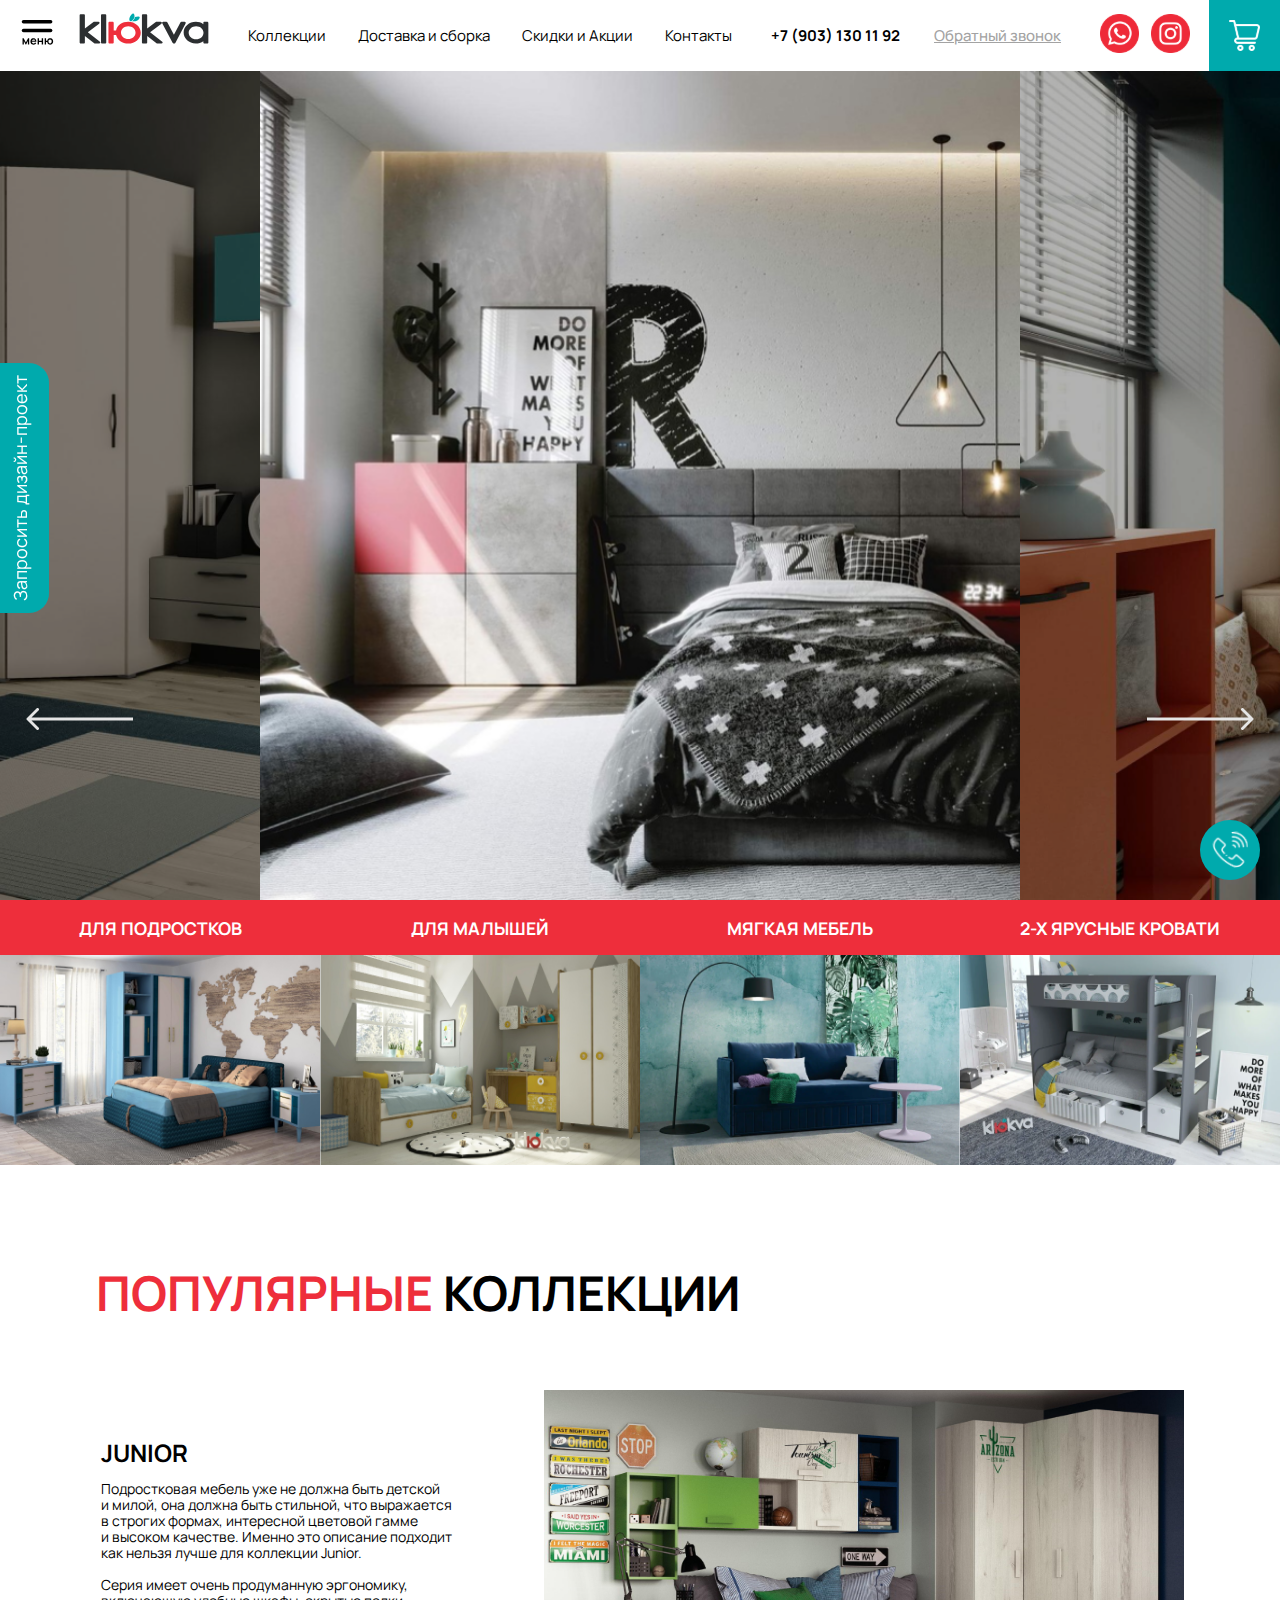
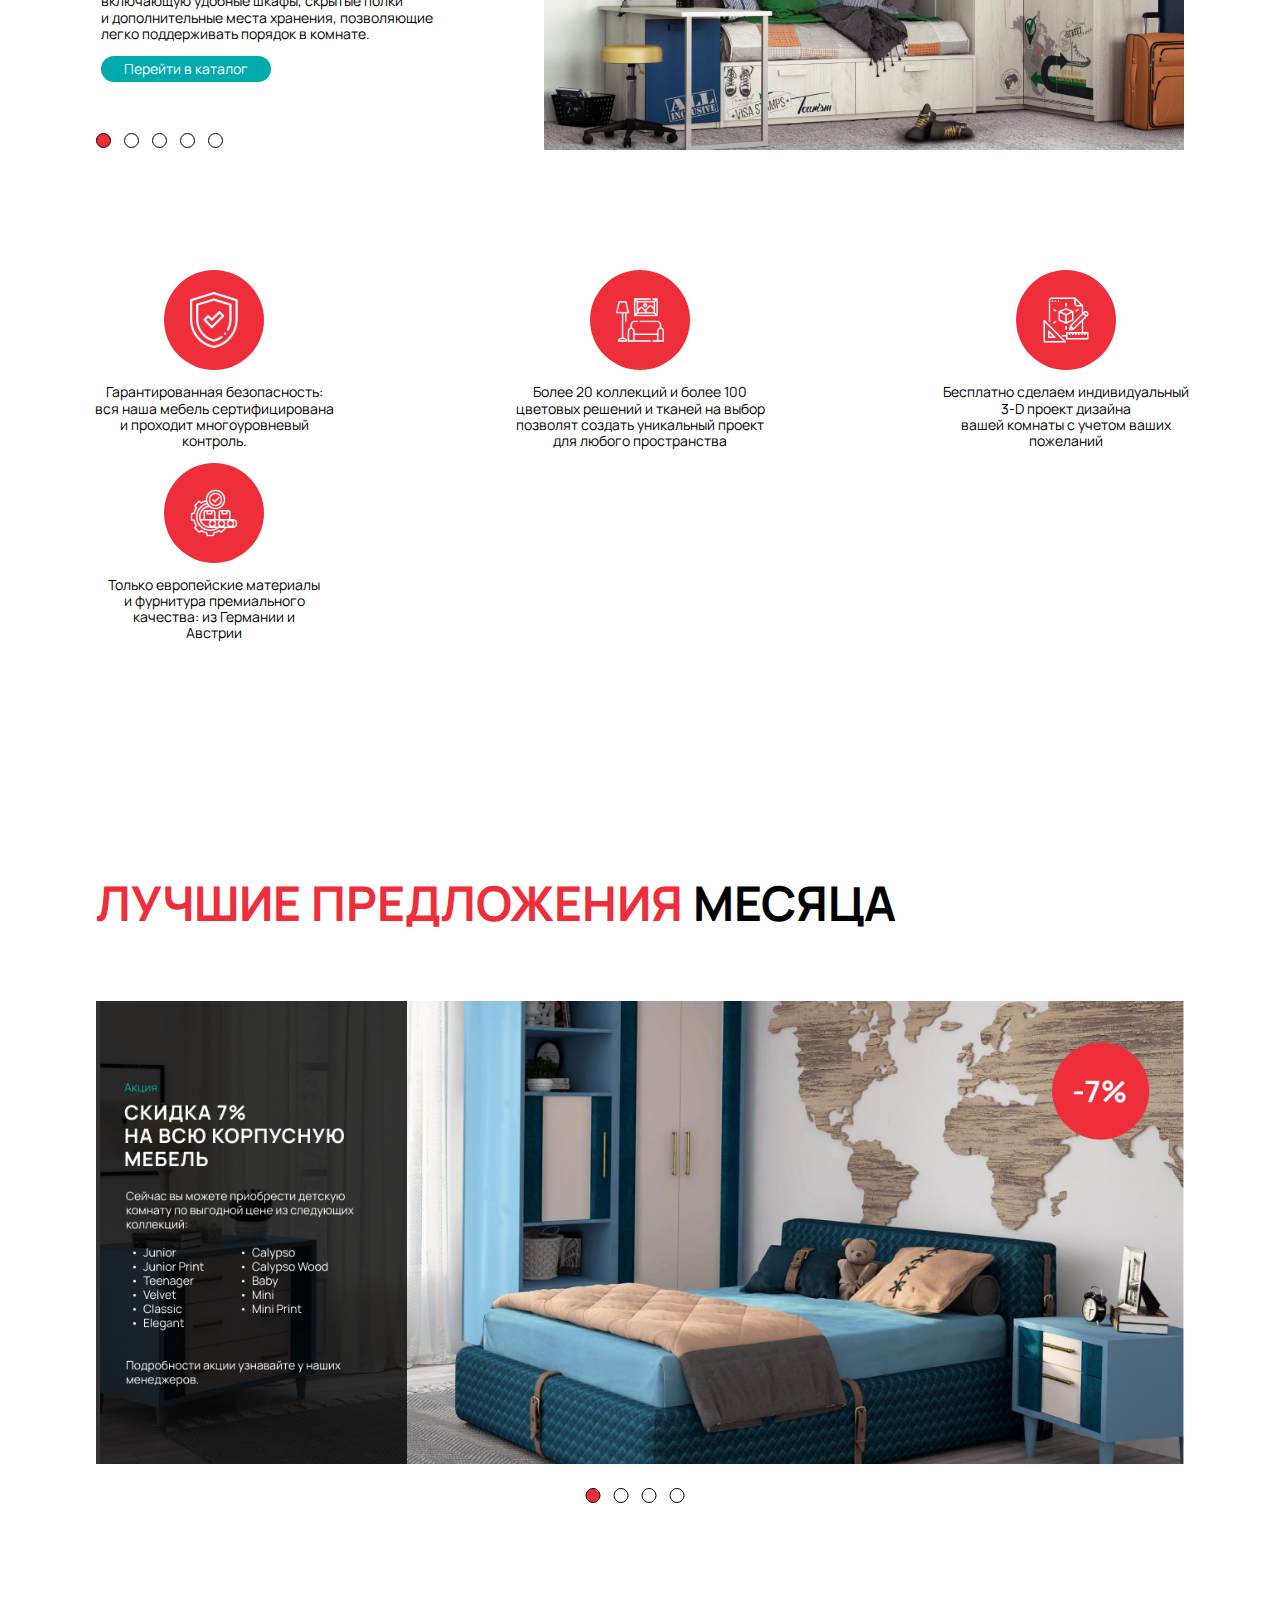
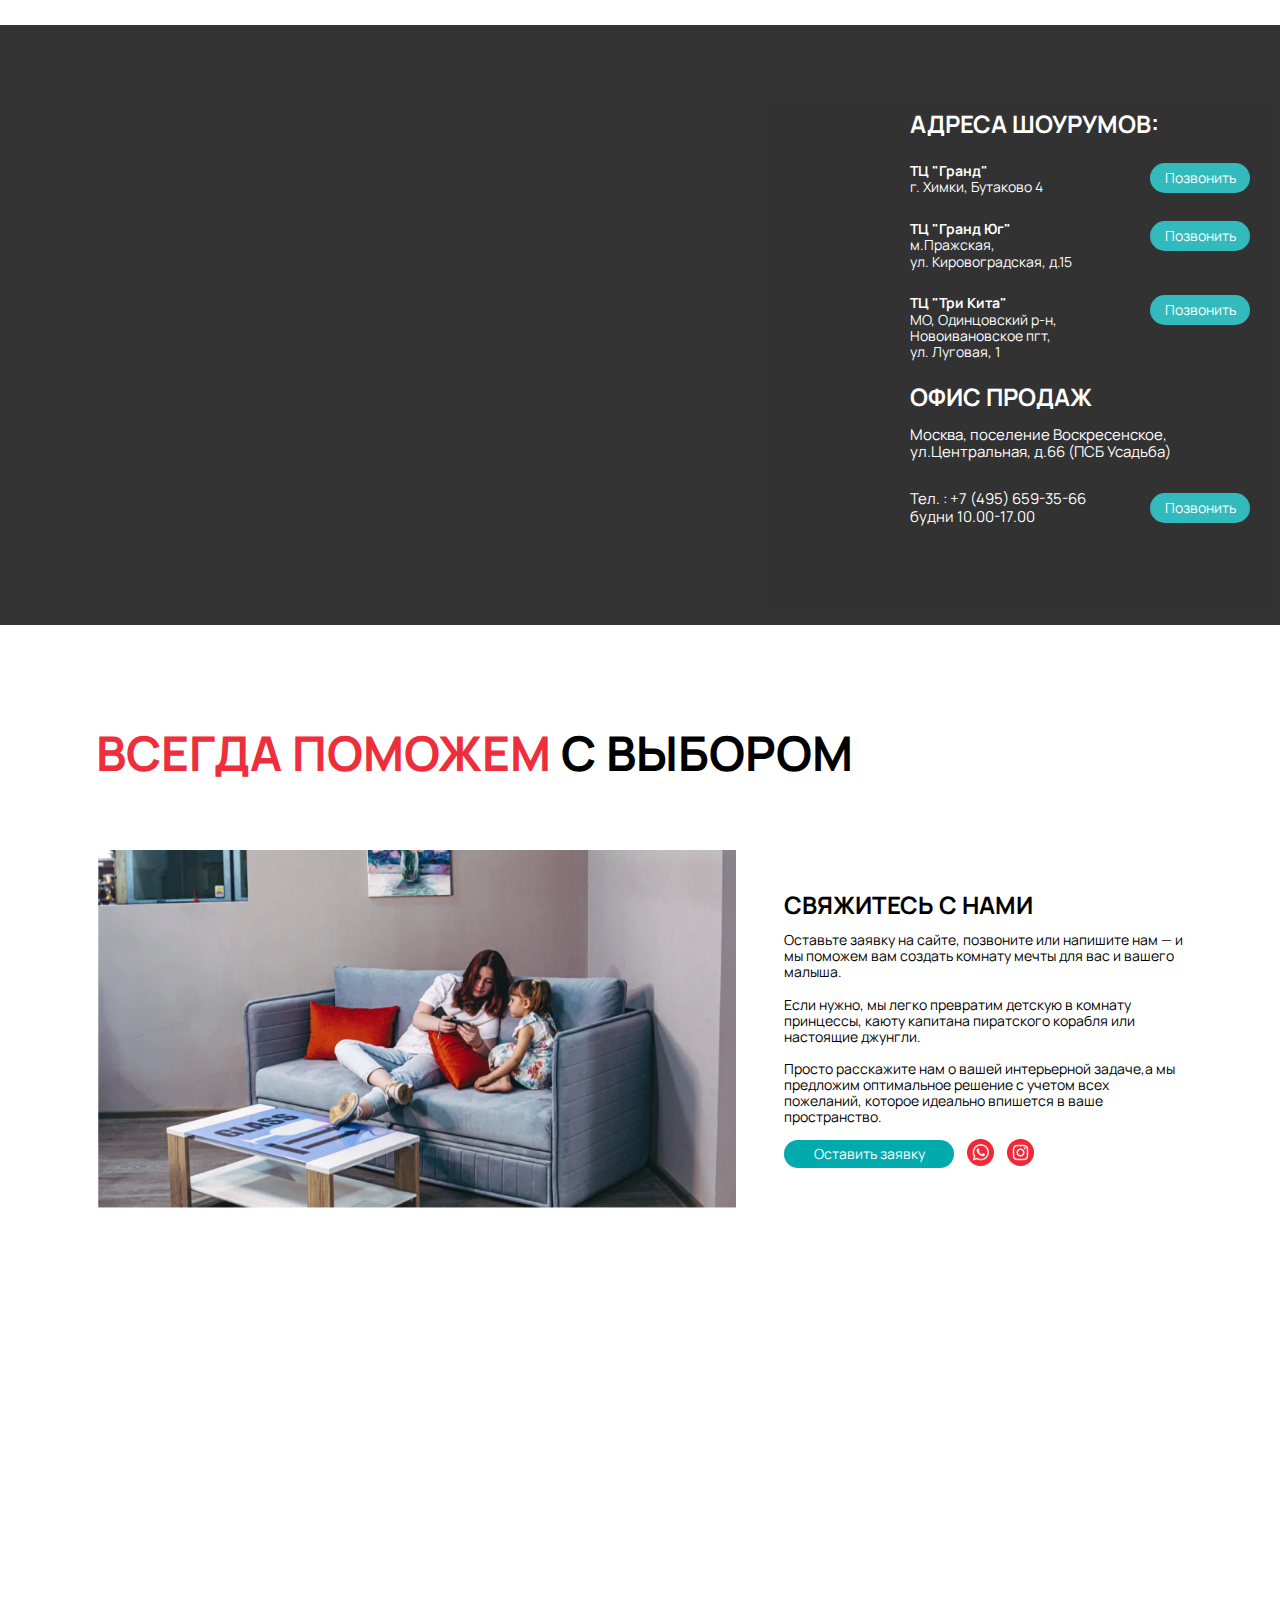
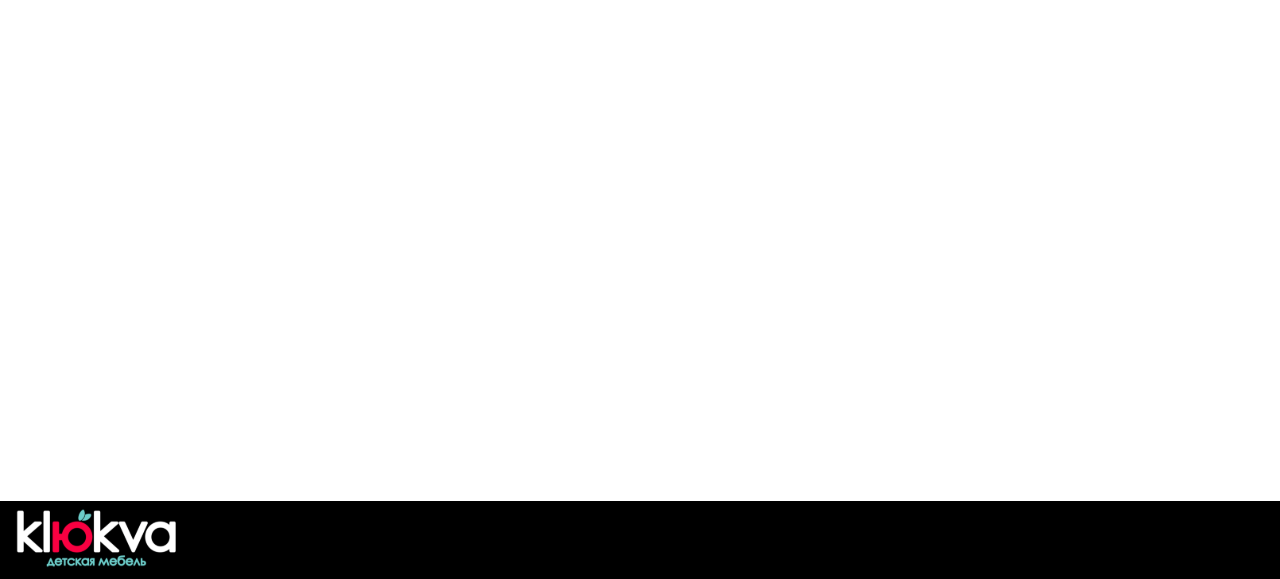
<file: index.html>
<!DOCTYPE html>
<html>
<head>
	<meta charset="utf-8">
	<meta name="viewport" content="width=device-width, initial-scale=1">
	<link rel="shortcut icon" href="favicon.ico" type="image/x-icon">
	<link rel="preconnect" href="https://fonts.googleapis.com">
	<link rel="preconnect" href="https://fonts.gstatic.com" crossorigin>
	<link href="https://fonts.googleapis.com/css2?family=Manrope:wght@400;500;700&display=swap" rel="stylesheet">
	<script src="https://api-maps.yandex.ru/2.1/?lang=ru_RU"></script>
	<link rel="stylesheet" href="header.css">
	<link rel="stylesheet" href="style.css">
	<link rel="stylesheet" href="normalize.css">
	<title></title>
</head>
<body draggable="false">
	<div class="mobile-menu mobile-menu-off">
			<button class="close" onclick="menu('mobile-menu-off','mobile-menu-on'); menu('black-part-off','black-part-on');">
				<img src="img/close.svg"  alt="">
			</button>
			<nav class="mobile-nav">
				<a href="for-teenagers.html" class="menu-item mobile-nav-zag">ДЛЯ ПОДРОСТКОВ</a>
				<a href="junior.html" class="menu-item">Junior</a>
				<a href="/" class="menu-item">Junior Print</a>
				<a href="/" class="menu-item">Teenager</a>
				<a href="/" class="menu-item">Calypso</a>
				<a href="/" class="menu-item">Calypso Wood</a>
				<a href="/" class="menu-item">Velvet</a>
				<a href="/" class="menu-item">Elegant</a>
				<a class="menu-item mobile-nav-zag">ДЛЯ МАЛЫШЕЙ</a>
				<a href="/" class="menu-item">Mini</a>
				<a href="/" class="menu-item">Mini Print</a>
				<a href="/" class="menu-item">Baby</a>
				<a href="/" class="menu-item">Classic</a>
				<a  class="menu-item mobile-nav-zag">МЯГКАЯ МЕБЕЛЬ</a>
				<a href="" class="menu-item">Диваны</a>
				<a href="/" class="menu-item">Интерьерные кровати</a>
				<a href="/" class="menu-item">Пуфы</a>
				<a class="menu-item mobile-nav-zag">МАТРАСЫ</a>
				<a class="menu-item mobile-nav-zag">2-Х ЯРУСНЫЕ КРОВАТИ</a>
				<a href="/" class="menu-item">Mini</a>
				<a href="/" class="menu-item">Calypso</a>
				<a href="/" class="menu-item">Calypso Wood</a>
				<a href="/" class="menu-item">Junior</a>
				<a href="/" class="menu-item">Junior print</a>
				<a href="/" class="menu-item">Sonata</a>
			</nav>
	</div>
	<div class="black-part-off"></div>
	<a href="/" class="desing-project desing-project-off"><p>Запросить дизайн-проект</p></a>
	<script src="script.js"></script>
	<div class="phone"><img src="img/phone.svg" alt=""></div>
	<script src="menu.js"></script>
	<header class="header">
		<div class="mini-header">
		<div class="left-header">
			<button onclick="menu('mobile-menu-on','mobile-menu-off'); menu('black-part-on','black-part-off');"><img src="img/Sandwich.svg" class="menubt" alt=""></button>
			<a href=""><img src="img/logo-header.svg" class="logo" alt=""></a>
		</div>
		<nav class="h-menu">
			<a href="/" class="menu-itm anim" >Коллекции</a>
			<a href="/" class="menu-itm anim">Доставка и сборка</a>
			<a href="/" class="menu-itm anim">Скидки и Акции</a>
			<a href="/" class="menu-itm anim">Контакты</a>
		</nav>
		<div class="tel">
			<a href="tel:+79031301192" style="font-weight: bold;">+7 (903) 130 11 92</a>
			<a href="/" style="font-weight: 500; color: #A3A3A3; text-decoration: underline;">Обратный звонок</a>
		</div>
		<div class="soc">
			<a href="/"><img src="img/whatsapp.svg" alt=""></a>
			<a href="https://www.instagram.com/klukva_moskva"><img src="img/instagram.svg" alt=""></a>
		</div>
	</div>
		<div class="shopcart">
			<img src="img/shopping-cart.svg" alt="">
		</div>
	</header>
	<main class="main">
	<div class="slider">
	<div class="sliderview">
		<div class="slide"></div>
		<div class="slide"></div>
		<div class="slide"></div>
	</div>
	<script src="slider.js"></script>
	<div class="sl-left"></div>
	<div class="sl-right"></div>
	<button id="back" onclick="slide('back')"><img src="img/slider/back.png" alt=""></button>
	<button id="next" onclick="slide('next')"><img src="img/slider/next.png" alt=""></button>
</div>
<div class="items">
		<a href="for-teenagers.html" class="block anim" title="Для подростков">
		<h3 class="anim itemzag">ДЛЯ ПОДРОСТКОВ</h3>
	<img class="imgd anim" src="img/1.png" alt="">
	<div class="txt anim"></div>
	<div class="long anim">
		<div class="img-discription">Сочетание фактур, ярких цветов и оригинальных инженерных решений позволят каждому подростку проявить свою индивидуальность.</div>
		<div class="plus"></div>
	</div>
		</a>

		<a href="/" class="block anim">
		<h3 class="anim itemzag">ДЛЯ МАЛЫШЕЙ</h3>
	<img class="imgd anim" src="img/2.png" alt="">
	<div class="txt anim"></div>
	<div class="long anim">
		<div class="img-discription">Мебель для самых маленьких 
и любимых. Качество каждой детали обеспечит безопасность для малютки, а компактные размеры позволят разместить полноценную детскую даже в небольшом помещении.</div>
		<div class="plus"></div>
	</div>
		</a>

		<a href="/" class="block anim">
		<h3 class="anim itemzag">МЯГКАЯ МЕБЕЛЬ</h3>
	<img class="imgd anim" src="img/3.png" alt="">
	<div class="txt anim"></div>
	<div class="long anim">
		<div class="img-discription">К хорошему нужно приучать с детства. Чувство стиля, осознание гармонии и баланса - это то, что необходимо знать каждому. Наши интерьерные кровати и диваны созданы, чтобы стать стильным акцентом в вашем пространстве.
		</div>
		<div class="plus"></div>
	</div>
		</a>

		<a href="/" class="block anim">
		<h3 class="anim itemzag">2-Х ЯРУСНЫЕ КРОВАТИ</h3>
	<img class="imgd anim" src="img/4.png" alt="">
	<div class="txt anim"></div>
	<div class="long anim">
		<div class="img-discription">Изящное функциональное решение для больших 
и дружных семей.
		</div>
		<div class="plus"></div>
	</div>
		</a>
</div>
	<div class="popular-slider contaner-center">
		<h2 class="zag zag-pop"><span>ПОПУЛЯРНЫЕ </span>КОЛЛЕКЦИИ</h2>
		<div class="poplular-slider-track">
		<div class="popular">
		<div class="popularinfo">
			<h4 class="sub-zag none-select-txt">JUNIOR</h4>
			<p class="small-txt none-select-txt">Подростковая мебель уже не должна быть детской </br> и милой, она должна быть стильной, что выражается</br>в строгих формах, интересной цветовой гамме</br>и высоком качестве. Именно это описание подходит</br>как нельзя лучше для коллекции Junior.</br></br>Cерия имеет очень продуманную эргономику,</br>включающую удобные шкафы, скрытые полки</br>и дополнительные места хранения, позволяющие</br>легко поддерживать порядок в комнате.</p>
			<div class="button-klukva small-txt popularbtn"><a href="junior.html" style="color: white;">Перейти в каталог</a></div>
		</div>
			<img src="img/polularslider/banner.png" class="cimg" alt="" draggable="false">
		</div>

		<div class="popular">
		<div class="popularinfo">
			<h4 class="sub-zag none-select-txt">TEENAGER</h4>
			<p class="small-txt none-select-txt">Серия «Teenager» в эко-урбанистическом стиле для по-настоящему модных подростков. Она воплотила в себе лучшие идеи со всего мира - яркий стиль больших городов, уют деревянного дома и скандинавское удобство.Сочетание фактур дерева и бетона, яркие цвета, смелые формы и продуманность каждой детали: эта комната как-будто впитала в себя весь дух современности.</p>
			<div class="button-klukva small-txt popularbtn"><button>Перейти в каталог</button></div>
		</div>
			<img src="img/polularslider/tenager.png" class="cimg" alt="">
		</div>

		<div class="popular">
		<div class="popularinfo">
			<h4 class="sub-zag none-select-txt">MINI</h4>
			<p class="small-txt none-select-txt">Все мы в детстве мечтали быть похожими на родителей: мальчишки клеили усы, девочки надевали мамины туфли.И все мы, конечно, обожали играть и дремать в любимом папином кресле. Именно эта идея вдохновила нас на создание коллекции «Mini».Компактные размеры и выбор модулей позволит создать идеальное пространство, где ваш малыш сможет играть, спать,развиваться,экспериментировать и мечтать.</p>
			<div class="button-klukva small-txt popularbtn"><button>Перейти в каталог</button></div>
		</div>
			<img src="img/polularslider/3.png" class="cimg" alt="">
		</div>

		<div class="popular">
		<div class="popularinfo">
			<h4 class="sub-zag none-select-txt">VELVET</h4>
			<p class="small-txt none-select-txt">Комната «Velvet» - это идеальное сочетание цвета и фактуры, дополненное декором ручной работы.Плавные изгибы в сочетании с прямыми линиями, матовые тона и благородный блеск. В этой коллекции  каждый предмет имеет свое предназначение, а большие пространства дополняются изящными акцентами.</p>
			<div class="button-klukva small-txt popularbtn"><button>Перейти в каталог</button></div>
		</div>
			<img src="img/polularslider/4.png" class="cimg" alt="">
		</div>

		<div class="popular">
		<div class="popularinfo">
			<h4 class="sub-zag none-select-txt">CALYPSO</h4>
			<p class="small-txt none-select-txt">Как и одноименный корабль Кусто, «Calypso» наполнена духом путешествий: наряду с комфортным рабочим столом, на котором без труда можно расположить навигационные карты, есть уютный диван для чтения приключенческих романов и размышлений о новых странствиях. А в ниши для хранения, стилизованные под корабельные сундуки, поместятся целые горы сокровищ. </p>
			<div class="button-klukva small-txt popularbtn"><button>Перейти в каталог</button></div>
		</div>
			<img src="img/polularslider/5.png" class="cimg" alt="">
		</div>
		</div>
		

		<div class="slider-btns popular-slider-btn">
				<button class="active-sl-btn" onclick="slideset(1,this)" id="1"></button>
				<button onclick="slideset(2,this)" id="2"></button>
				<button onclick="slideset(3,this)" id="3"></button>
				<button onclick="slideset(4,this)" id="4"></button>
				<button onclick="slideset(5,this)" id="5"></button>
	</div>
	<script src="popularslider.js"></script>
	</div>

	<div class="about-us contaner-center">
			<div class="about-item">
				<div class="aboutImg">
					<img src="img/aboutUs/shilde.svg" alt="">
				</div>
				<p>Гарантированная безопасность:</br>вся наша мебель сертифицирована</br>и проходит многоуровневый</br>контроль.</p>
			</div>
			<div class="about-item">
				<div class="aboutImg">
					<img src="img/aboutUs/soft.svg" alt="">
				</div>
				<p>Более 20 коллекций и более 100</br>цветовых решений и тканей на выбор</br>позволят создать уникальный проект</br>для любого пространства</p>
			</div>
			<div class="about-item">
				<div class="aboutImg">
					<img src="img/aboutUs/3dp.svg" alt="">
				</div>
				<p>Бесплатно сделаем индивидуальный</br>3-D проект дизайна</br>вашей комнаты с учетом ваших</br>пожеланий</p>
			</div>
			<div class="about-item">
				<div class="aboutImg">
					<img src="img/aboutUs/material.svg" alt="">
				</div>
				<p>Только европейские материалы</br>и фурнитура премиального</br>качества: из Германии и</br>Австрии</p>
			</div>
		</div>
	<div class="best contaner-center">
	<h2 class="zag"><span>ЛУЧШИЕ ПРЕДЛОЖЕНИЯ </span>МЕСЯЦА</h2>
	<div class="best-slider-track">
		<div class="best-slide">
			<img src="img/bestslide/1.png" alt="">
		</div>
		<div class="best-slide">
			<img src="img/bestslide/2.png" alt="">
		</div>
		<div class="best-slide">
			<img src="img/bestslide/3.png" alt="">
		</div>
		<div class="best-slide">
			<img src="img/bestslide/4.png" alt="">
		</div>
	</div>
	<div class="slider-btns best-slider-btns">
				<button class="activebest-sl-btn" onclick="slidesetb(1,this)" id="1b"></button>
				<button onclick="slidesetb(2,this)" id="2b"></button>
				<button onclick="slidesetb(3,this)" id="3b"></button>
				<button onclick="slidesetb(4,this)" id="4b"></button>
	</div>
	<script src="best-slider.js"></script>
</div>
<div class="map">
	<div id="YMapsID"></div>
    <div class="map-info">
    	<div class="shop-adr">
    		<h3>АДРЕСА ШОУРУМОВ:</h3>
    		<div class="shop">
    			<button class="adress" onclick="select(37.438037,55.885481)">
    				<h4>ТЦ "Гранд"</h4>
    				<p>г. Химки, Бутаково 4</p>
    			</button>
    			<a href="tel:" class="button-klukva small-txt">Позвонить</a>
    		</div>
    		<div class="shop">
    			<button class="adress" onclick="select(37.605176,55.609629)">
    				<h4>ТЦ "Гранд Юг"</h4>
    				<p>м.Пражская,</br>ул. Кировоградская, д.15</p>
    			</button>
    			<a href="tel:" class="button-klukva small-txt">Позвонить</a>
    		</div>
    		<div class="shop">
    			<button class="adress" onclick="select(37.355722,55.702835)">
    				<h4>ТЦ "Три Кита"</h4>
    				<p>МО, Одинцовский р-н,</br>Новоивановское пгт,</br>ул. Луговая, 1</p>
    			</button>
    			<a href="tel:" class="button-klukva small-txt">Позвонить</a>
    		</div>
    	</div>
    	<div class="office">
    		<h3>ОФИС ПРОДАЖ</h3>
    		<p>Москва, поселение Воскресенское,</br>ул.Центральная, д.66 (ПСБ Усадьба)</p>
    		<div>
    			<p>Тел. : +7 (495) 659-35-66</br>будни 10.00-17.00</p>
    			<a href="tel:" class="button-klukva small-txt">Позвонить</a>
    		</div>
    	</div>
    </div>
    <script src="map.js"></script>
</div>
	<div class="contactus contaner-center">
		<h2 class="zag"><span>ВСЕГДА ПОМОЖЕМ </span>С ВЫБОРОМ</h2>
		<img src="img/contactus.png" class="cimg" alt="">
		<div class="contactus-info">
			<h4 class="sub-zag">СВЯЖИТЕСЬ С НАМИ</h4>
			<p class="small-txt">Оставьте заявку на сайте, позвоните или напишите нам — и мы поможем вам создать комнату мечты для вас и вашего малыша.</br></br>Если нужно, мы легко превратим детскую в комнату принцессы, каюту капитана пиратского корабля или настоящие джунгли.</br></br>Просто расскажите нам о вашей интерьерной задаче,а мы предложим оптимальное решение с учетом всех пожеланий, которое идеально впишется в ваше пространство.</p>
			<div class="contactusbtns">
				<button class="button-klukva small-txt">Оставить заявку</button>
				<a href=""><img src="img/whatsapp.svg" alt=""></a>
				<a href="https://www.instagram.com/klukva_moskva"><img src="img/instagram.svg" alt=""></a>
			</div>
		</div>
	</div>

</main>
<iframe class="klukva-video" src="https://www.youtube.com/embed/17NbNGbotUA" title="YouTube video player" frameborder="0" allow="accelerometer; autoplay; clipboard-write; encrypted-media; gyroscope; picture-in-picture" allowfullscreen></iframe>
<footer class="footer">
	<img src="img/logo_footer.svg" alt="">
</footer>
</body>
</html>
</file>
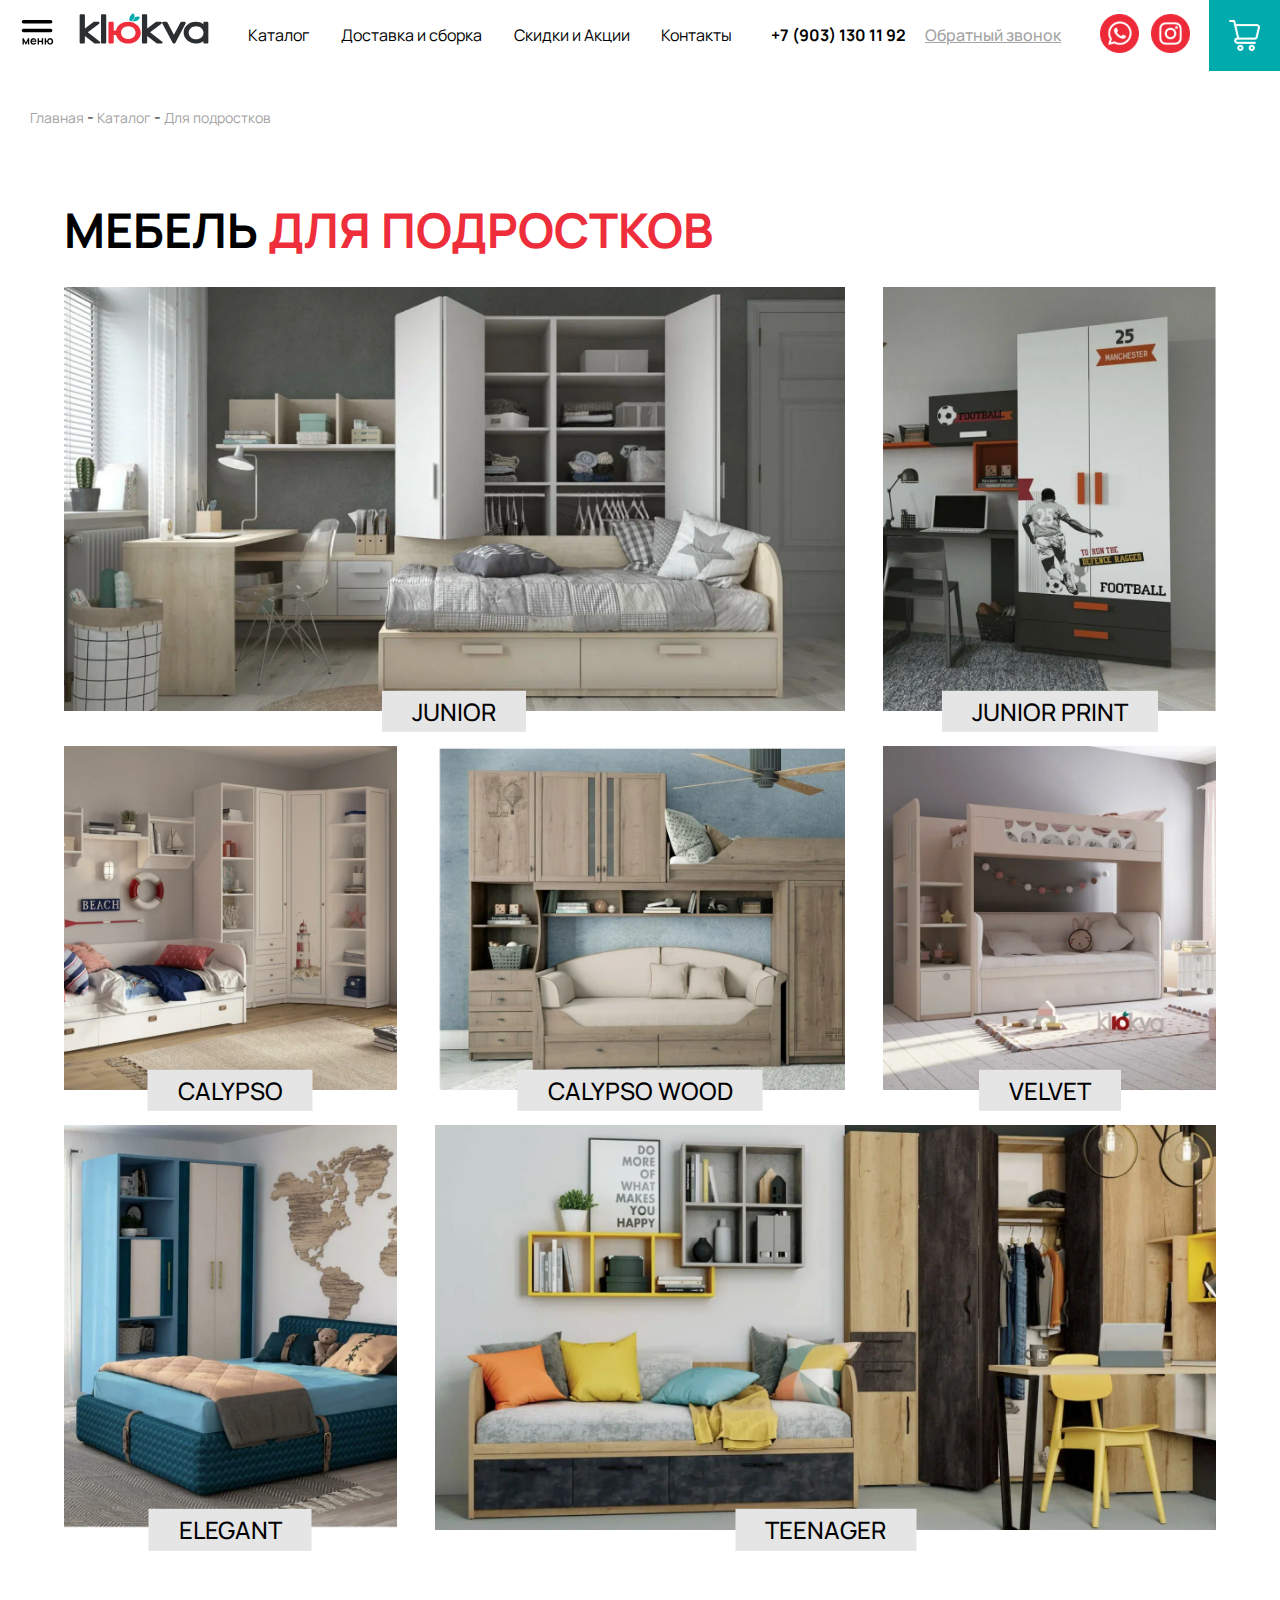
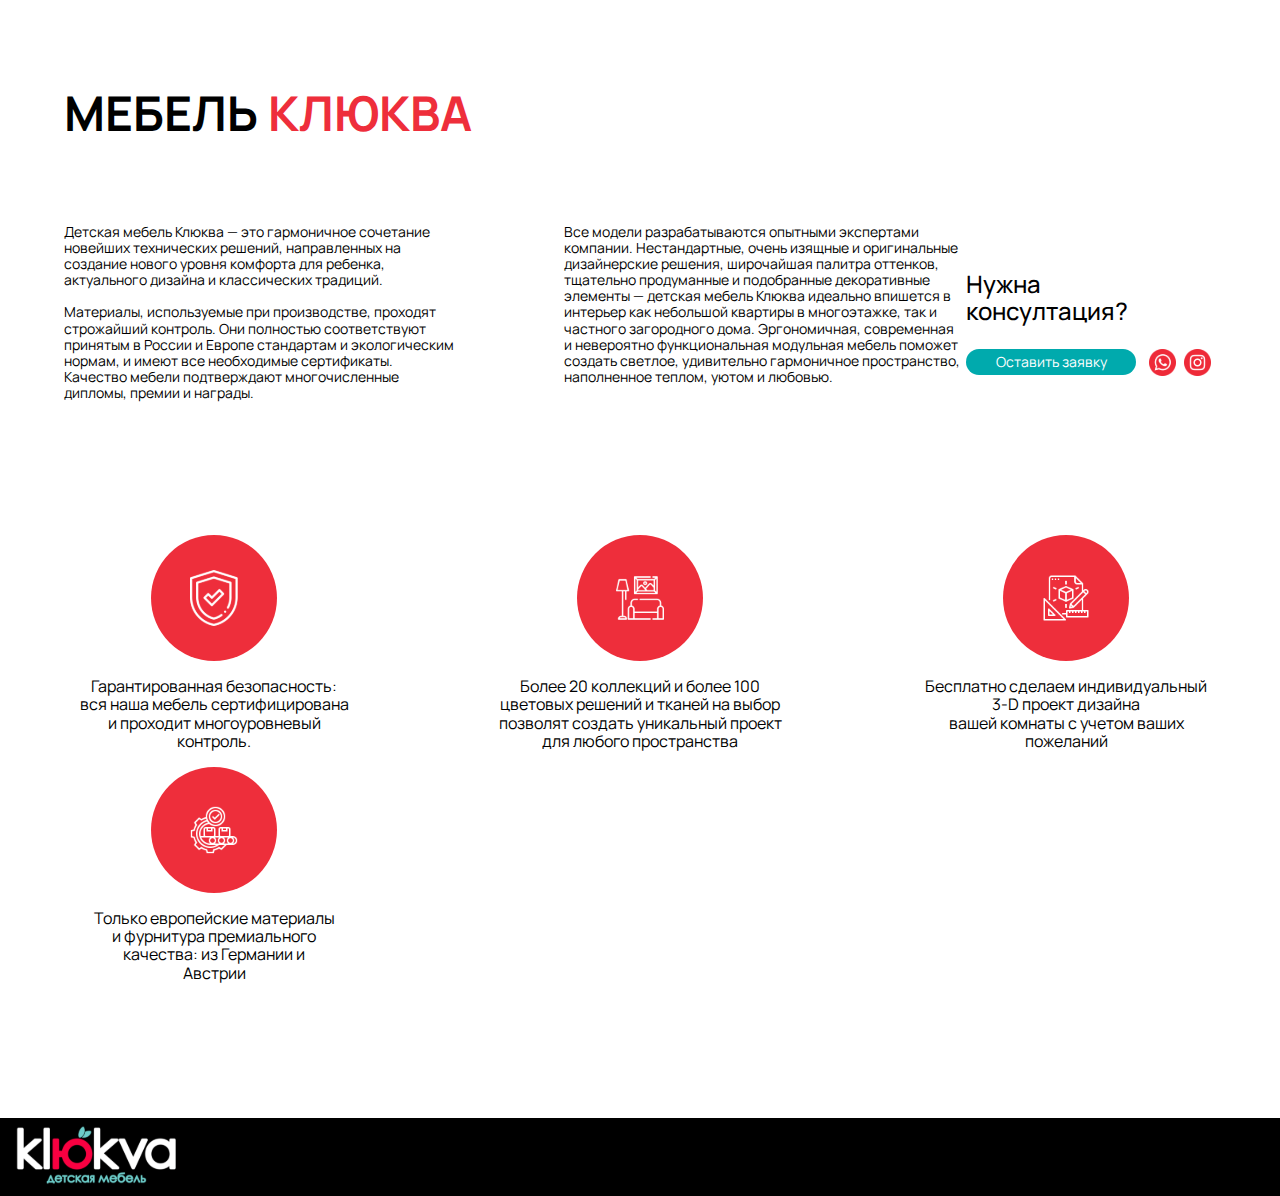
<file: for-teenagers.html>
<!DOCTYPE html>
<html>
<head>
	<meta charset="utf-8">
	<meta name="viewport" content="width=device-width, initial-scale=1">
	<link rel="preconnect" href="https://fonts.googleapis.com">
	<link rel="preconnect" href="https://fonts.gstatic.com" crossorigin>
	<link href="https://fonts.googleapis.com/css2?family=Manrope:wght@400;500;700&display=swap" rel="stylesheet">
	<link rel="stylesheet" href="header.css">
	<link rel="stylesheet" type="text/css" href="normalize.css">
	<link rel="stylesheet" type="text/css" href="for-teenagers.css">
	<title>Для подростков</title>
</head>
<body>

	<div class="mobile-menu mobile-menu-off">
			<button class="close" onclick="menu('mobile-menu-off','mobile-menu-on'); menu('black-part-off','black-part-on');">
				<img src="img/close.svg"  alt="">
			</button>
			<nav class="mobile-nav">
				<h4 class="menu-item">ДЛЯ ПОДРОСТКОВ</h4>
				<a href="/" class="menu-item">Junior</a>
				<a href="/" class="menu-item">Junior Print</a>
				<a href="/" class="menu-item">Teenager</a>
				<a href="/" class="menu-item">Calypso</a>
				<a href="/" class="menu-item">Calypso Wood</a>
				<a href="/" class="menu-item">Velvet</a>
				<a href="/" class="menu-item">Elegant</a>
				<h4 class="menu-item">ДЛЯ МАЛЫШЕЙ</h4>
				<a href="/" class="menu-item">Mini</a>
				<a href="/" class="menu-item">Mini Print</a>
				<a href="/" class="menu-item">Baby</a>
				<a href="/" class="menu-item">Classic</a>
				<h4  class="menu-item">МЯГКАЯ МЕБЕЛЬ</h4>
				<a href="" class="menu-item">Диваны</a>
				<a href="/" class="menu-item">Интерьерные кровати</a>
				<a href="/" class="menu-item">Пуфы</a>
				<h4 class="menu-item">Матрасы</h4>
				<h4 class="menu-item">2-Х ЯРУСНЫЕ КРОВАТИ</h4>
				<a href="/" class="menu-item">Mini</a>
				<a href="/" class="menu-item">Calypsa</a>
				<a href="/" class="menu-item">Calypsa wood</a>
				<a href="/" class="menu-item">Junior</a>
				<a href="/" class="menu-item">Junior print</a>
				<a href="/" class="menu-item">Conata</a>
			</nav>
	</div>
	<div class="black-part-off"></div>
	<a href="/" class="desing-project"><p>Запросить дизайн-проект</p></a>
	<div class="phone"><img src="img/phone.svg" alt=""></div>
	<script src="menu.js"></script>
	<header class="header">
		<div class="mini-header">
		<div class="left-header">
			<button onclick="menu('mobile-menu-on','mobile-menu-off'); menu('black-part-on','black-part-off');"><img src="img/Sandwich.svg" class="menubt" alt=""></button>
			<a href=""><img src="img/logo-header.svg" class="logo" alt=""></a>
		</div>
		<nav class="h-menu">
			<a href="/" class="menu-itm anim" >Каталог</a>
			<a href="/" class="menu-itm anim">Доставка и сборка</a>
			<a href="/" class="menu-itm anim">Скидки и Акции</a>
			<a href="/" class="menu-itm anim">Контакты</a>
		</nav>
		<div class="tel">
			<a href="tel:+79031301192" style="font-weight: bold;">+7 (903) 130 11 92</a>
			<a href="/" style="font-weight: 500; color: #A3A3A3; text-decoration: underline;">Обратный звонок</a>
		</div>
		<div class="soc">
			<a href="/"><img src="img/whatsapp.svg" alt=""></a>
			<a href="https://www.instagram.com/klukva_moskva"><img src="img/instagram.svg" alt=""></a>
		</div>
	</div>
		<div class="shopcart">
			<img src="img/shopping-cart.svg" alt="">
		</div>
	</header>

	<p style="margin-left: 30px;"><a href="index.html" class="vety-little-txt">Главная</a> - 
		<a href="/" class="vety-little-txt" >Каталог</a> - <a href="/" class="vety-little-txt">Для подростков</a></p>
<div class="setka contaner-center">
	<h1 class="zag" style="margin-bottom: 30px; margin-top: 60px;">МЕБЕЛЬ <span>ДЛЯ ПОДРОСТКОВ</span></h1>
	<a href="junior.html" class="setkaitm">
		<img src="img/for-teenagers/junior.png" class="big-img" alt="">
		<div class="list-text sub-zag">JUNIOR</div>
	</a>

	<a href="/" class="setkaitm">
		<img src="img/for-teenagers/junior-print.png" class="litle-img" alt="">
		<div class="list-text sub-zag">JUNIOR PRINT</div>
	</a>

	<a href="/" class="setkaitm">
		<img src="img/for-teenagers/calypso.png" class="litle-img" alt="">
		<div class="list-text sub-zag">CALYPSO</div>
	</a>

	<a href="/" class="setkaitm">
		<img src="img/for-teenagers/calypso-wood.png" class="litle-img c-img" alt="">
		<div class="list-text sub-zag">CALYPSO WOOD</div>
	</a>

	<a href="/" class="setkaitm">
		<img src="img/for-teenagers/velvet.png" class="litle-img" alt="">
		<div class="list-text sub-zag">VELVET</div>
	</a>

	<a href="/" class="setkaitm">
		<img src="img/for-teenagers/elegant.png" class="litle-img" alt="">
		<div class="list-text sub-zag">ELEGANT</div>
	</a>

	<a href="/" class="setkaitm">
		<img src="img/for-teenagers/teenager.png" class="big-img" alt="">
		<div class="list-text sub-zag">TEENAGER</div>
	</a>
</div>
<div class="info-klukva contaner-center">
	<h2 class="zag" style="margin-top: 0px;">МЕБЕЛЬ <span>КЛЮКВА</span></h2>
	<div class="klukva-txt">
		<p class="small-txt">Детская мебель Клюква — это гармоничное сочетание новейших технических решений, направленных на создание нового уровня комфорта для ребенка, актуального дизайна и классических традиций.<br><br>Материалы, используемые при производстве, проходят строжайший контроль. Они полностью соответствуют принятым в России и Европе стандартам и экологическим нормам, и имеют все необходимые сертификаты.<br>Качество мебели подтверждают многочисленные дипломы, премии и награды.</p>
<p class="small-txt">
	Все модели разрабатываются опытными экспертами компании. Нестандартные, очень изящные и оригинальные дизайнерские решения, широчайшая палитра оттенков, тщательно продуманные и подобранные декоративные элементы — детская мебель Клюква идеально впишется в интерьер как небольшой квартиры в многоэтажке, так и частного загородного дома. Эргономичная, современная и невероятно функциональная модульная мебель поможет создать светлое, удивительно гармоничное пространство, наполненное теплом, уютом и любовью.
</p>
	</div>
	<div class="consultation">
		<p class="sub-zag">Нужна<br>консултация?</p>
		<button class="button-klukva" style="width: 170px; height: 26px;">Оставить заявку</button>
		<div class="socimages">
			<img src="img/whatsapp.svg" class="socimg" alt="">
			<img src="img/instagram.svg" class="socimg" alt="">
		</div>
	</div>
</div>
<div class="about-us contaner-center">
			<div class="about-item">
				<div class="aboutImg">
					<img src="img/aboutUs/shilde.svg" alt="">
				</div>
				<p>Гарантированная безопасность:</br>вся наша мебель сертифицирована</br>и проходит многоуровневый</br>контроль.</p>
			</div>
			<div class="about-item">
				<div class="aboutImg">
					<img src="img/aboutUs/soft.svg" alt="">
				</div>
				<p>Более 20 коллекций и более 100</br>цветовых решений и тканей на выбор</br>позволят создать уникальный проект</br>для любого пространства</p>
			</div>
			<div class="about-item">
				<div class="aboutImg">
					<img src="img/aboutUs/3dp.svg" alt="">
				</div>
				<p>Бесплатно сделаем индивидуальный</br>3-D проект дизайна</br>вашей комнаты с учетом ваших</br>пожеланий</p>
			</div>
			<div class="about-item">
				<div class="aboutImg">
					<img src="img/aboutUs/material.svg" alt="">
				</div>
				<p>Только европейские материалы</br>и фурнитура премиального</br>качества: из Германии и</br>Австрии</p>
			</div>
		</div>
		<footer class="footer">
	<img src="img/logo_footer.svg" alt="">
</footer>
</body>
</html>
</file>
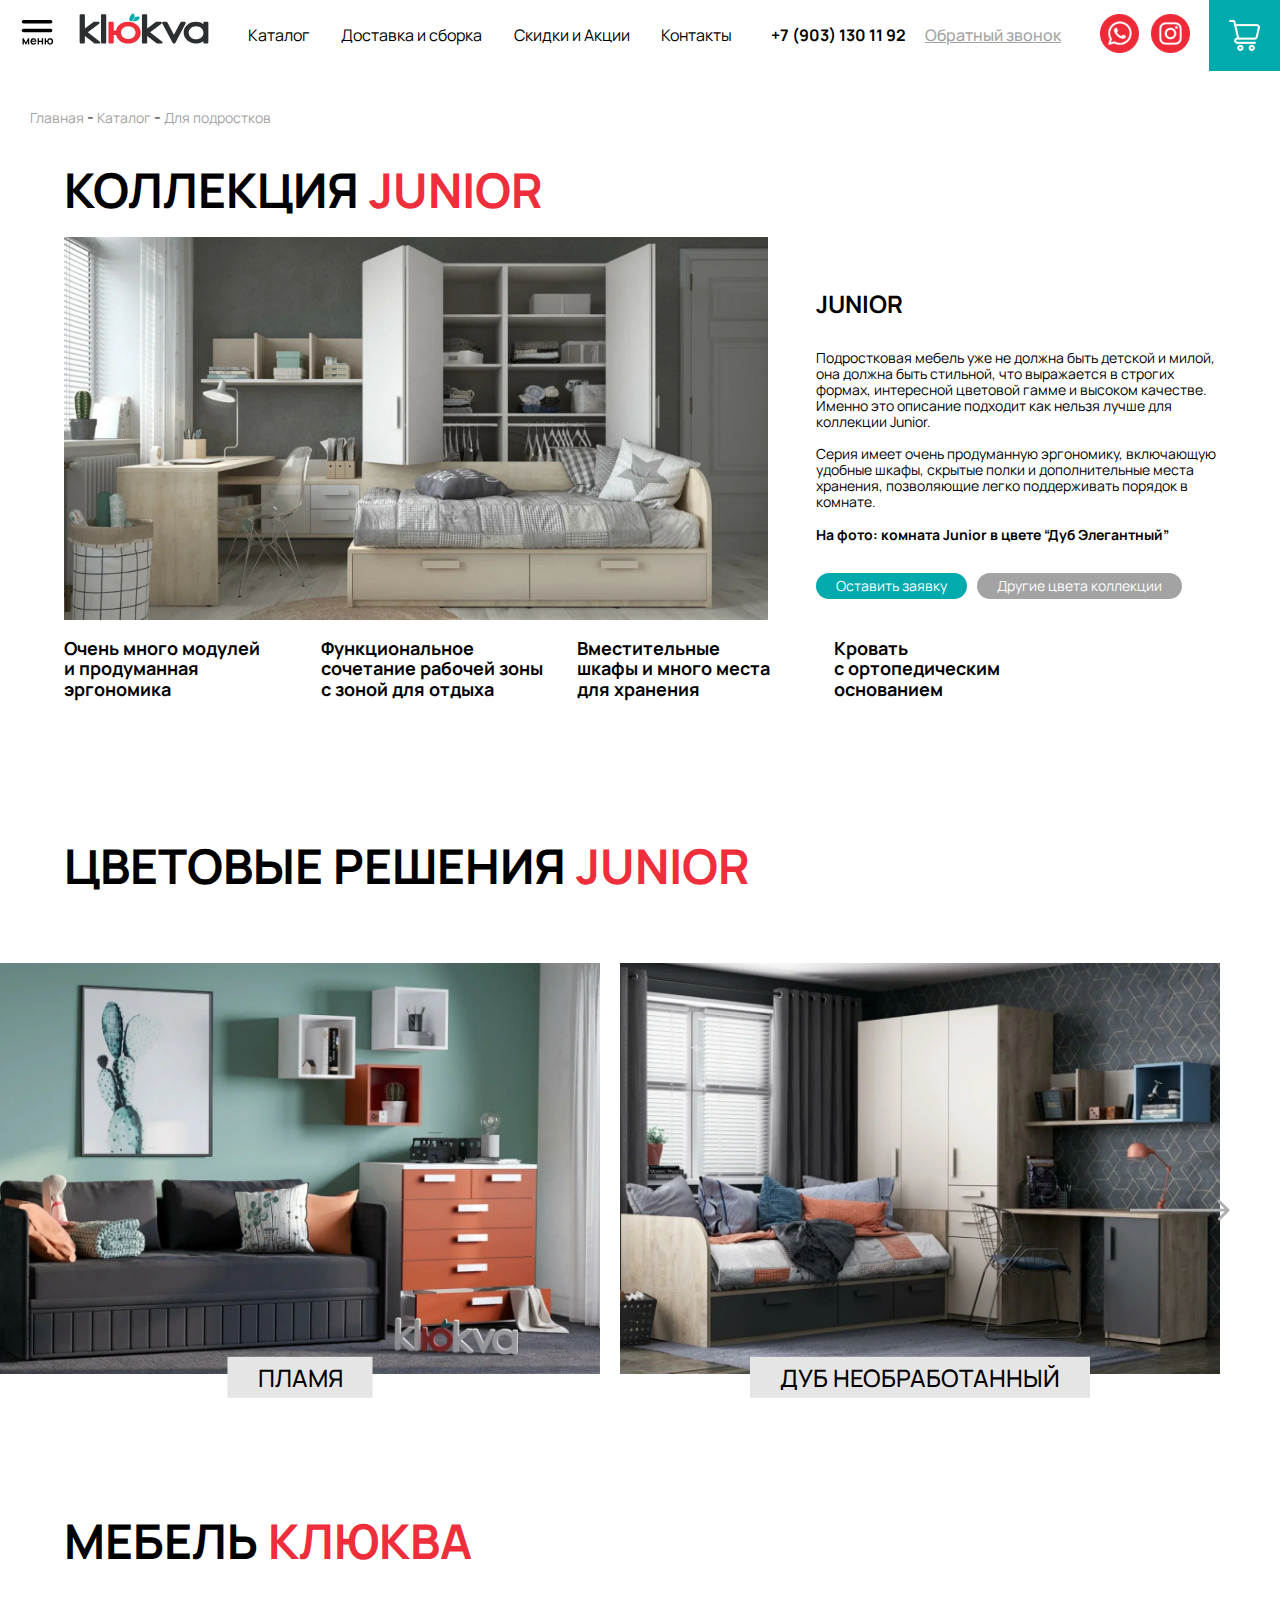
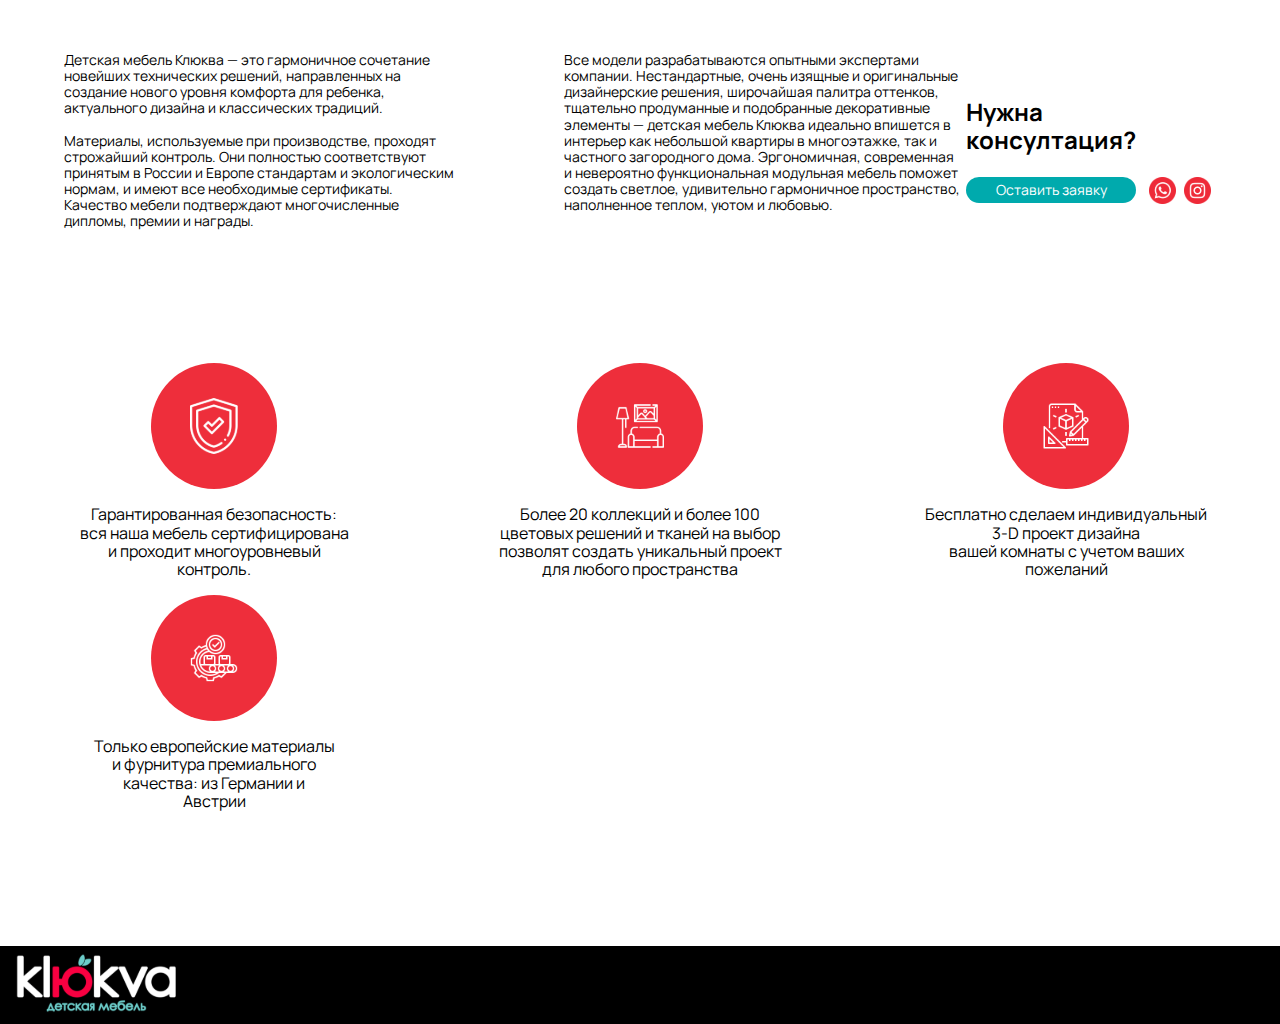
<file: junior.html>
<!DOCTYPE html>
<html>
<head>
	<meta charset="utf-8">
	<meta name="viewport" content="width=device-width, initial-scale=1">
	<link rel="preconnect" href="https://fonts.googleapis.com">
	<link rel="preconnect" href="https://fonts.gstatic.com" crossorigin>
	<link href="https://fonts.googleapis.com/css2?family=Manrope:wght@400;500;700&display=swap" rel="stylesheet">
	<link rel="stylesheet" href="header.css">
	<link rel="stylesheet" href="normalize.css">
	<link rel="stylesheet" href="junior.css">
	<title>Junior</title>
</head>
<body>

	<div class="mobile-menu mobile-menu-off">
			<button class="close" onclick="menu('mobile-menu-off','mobile-menu-on'); menu('black-part-off','black-part-on');">
				<img src="img/close.svg"  alt="">
			</button>
			<nav class="mobile-nav">
				<h4 class="menu-item">ДЛЯ ПОДРОСТКОВ</h4>
				<a href="/" class="menu-item">Junior</a>
				<a href="/" class="menu-item">Junior Print</a>
				<a href="/" class="menu-item">Teenager</a>
				<a href="/" class="menu-item">Calypso</a>
				<a href="/" class="menu-item">Calypso Wood</a>
				<a href="/" class="menu-item">Velvet</a>
				<a href="/" class="menu-item">Elegant</a>
				<h4 class="menu-item">ДЛЯ МАЛЫШЕЙ</h4>
				<a href="/" class="menu-item">Mini</a>
				<a href="/" class="menu-item">Mini Print</a>
				<a href="/" class="menu-item">Baby</a>
				<a href="/" class="menu-item">Classic</a>
				<h4  class="menu-item">МЯГКАЯ МЕБЕЛЬ</h4>
				<a href="" class="menu-item">Диваны</a>
				<a href="/" class="menu-item">Интерьерные кровати</a>
				<a href="/" class="menu-item">Пуфы</a>
				<h4 class="menu-item">Матрасы</h4>
				<h4 class="menu-item">2-Х ЯРУСНЫЕ КРОВАТИ</h4>
				<a href="/" class="menu-item">Mini</a>
				<a href="/" class="menu-item">Calypsa</a>
				<a href="/" class="menu-item">Calypsa wood</a>
				<a href="/" class="menu-item">Junior</a>
				<a href="/" class="menu-item">Junior print</a>
				<a href="/" class="menu-item">Conata</a>
			</nav>
	</div>
	<div class="black-part-off"></div>
	<a href="/" class="desing-project"><p>Запросить дизайн-проект</p></a>
	<div class="phone"><img src="img/phone.svg" alt=""></div>
	<script src="menu.js"></script>
	<header class="header">
		<div class="mini-header">
		<div class="left-header">
			<button onclick="menu('mobile-menu-on','mobile-menu-off'); menu('black-part-on','black-part-off');"><img src="img/Sandwich.svg" class="menubt" alt=""></button>
			<a href=""><img src="img/logo-header.svg" class="logo" alt=""></a>
		</div>
		<nav class="h-menu">
			<a href="/" class="menu-itm anim" >Каталог</a>
			<a href="/" class="menu-itm anim">Доставка и сборка</a>
			<a href="/" class="menu-itm anim">Скидки и Акции</a>
			<a href="/" class="menu-itm anim">Контакты</a>
		</nav>
		<div class="tel">
			<a href="tel:+79031301192" style="font-weight: bold;">+7 (903) 130 11 92</a>
			<a href="/" style="font-weight: 500; color: #A3A3A3; text-decoration: underline;">Обратный звонок</a>
		</div>
		<div class="soc">
			<a href="/"><img src="img/whatsapp.svg" alt=""></a>
			<a href="https://www.instagram.com/klukva_moskva"><img src="img/instagram.svg" alt=""></a>
		</div>
	</div>
		<div class="shopcart">
			<img src="img/shopping-cart.svg" alt="">
		</div>
	</header>
	<p style="margin-left: 30px;"><a href="index.html" class="vety-little-txt">Главная</a> - 
		<a href="/" class="vety-little-txt" >Каталог</a> - <a href="for-teenagers.html" class="vety-little-txt">Для подростков</a></p>
	<div class="junior contaner-center">
		<h2 class="zag" style="margin-top: 20px; margin-bottom: 20px;">КОЛЛЕКЦИЯ <span>JUNIOR</span></h2>
		<img src="img/for-teenagers/junior.png" class="cimg" alt="">
		<div class="junior-info">
			<h4 class="sub-zag">JUNIOR</h4>
			<p class="small-txt">Подростковая мебель уже не должна быть детской 
и милой, она должна быть стильной, что выражается 
в строгих формах, интересной цветовой гамме 
и высоком качестве. Именно это описание подходит 
как нельзя лучше для коллекции Junior.<br><br>Cерия имеет очень продуманную эргономику, включающую удобные шкафы, скрытые полки 
и дополнительные места хранения, позволяющие легко поддерживать порядок в комнате.<br><br><span class="bold">На фото: комната Junior в цвете “Дуб Элегантный”</span>
</p>
			<div class="juniorbtns">
				<button class="button-klukva small-txt">Оставить заявку</button>
				<a class="button-klukva small-txt" style="background-color: #A3A3A3; margin-left: 10px;" href="#colorslider">Другие цвета коллекции</a>
			</div>
		</div>
		<div class="best-junior">
			<p class="best-txt">Очень много модулей<br>и продуманная<br>эргономика</p>
			<p class="best-txt">Функциональное<br>сочетание рабочей зоны<br>с зоной для отдыха</p>
			<p class="best-txt">Вместительные<br>шкафы и много места<br>для хранения</p>
			<p class="best-txt">Кровать<br>с ортопедическим<br>основанием</p>
		</div>
	</div>
	<h2 class="zag contaner-center" style="width: 90%;">ЦВЕТОВЫЕ РЕШЕНИЯ <span>JUNIOR</span></h2>
	<div class="slider-color">
		<img src="img/junior/Next.svg" class="arrow" alt="" onclick="slidesetb(numprevb+1,this)">
		<div class="slider-color-wrapper">
			<div class="slide-color">
				<a href="/" name="colorslider" draggable="false" class="polu-slider-link">
					<img src="img/junior/fire.png" class="polu-slide" alt="" draggable="false">
					<span class="name-junion sub-zag">ПЛАМЯ</span>
				</a>
				<a href="/" draggable="false" class="polu-slider-link">
					<img src="img/junior/dub.png" class="polu-slide" alt="" draggable="false">
					<span class="name-junion sub-zag">ДУБ НЕОБРАБОТАННЫЙ</span>
				</a>
			</div>

			<div class="slide-color">
				<a href="/">
					<img src="img/junior/gold.png" class="polu-slide" alt="">
					<span class="name-junion sub-zag">ДУБ ЗОЛОТОЙ</span>
				</a>
				<a href="/" class="polu-slide">
					<img src="img/junior/elegant.png" class="polu-slide" alt="">
					<span class="name-junion sub-zag">ДУБ ЭЛЕГАНТНЫЙ</span>
				</a>
			</div>

			<div class="slide-color">
				<a href="/">
					<img src="img/junior/blackstone.png" class="polu-slide" alt="">
					<span class="name-junion sub-zag">ТЕМНЫЙ КАМЕНЬ</span>
				</a>
				<a href="/" class="polu-slide">
					<img src="img/junior/sorbet.png" class="polu-slide" alt="">
					<span class="name-junion sub-zag">СОРБЕТ</span>
				</a>
			</div>

			<div class="slide-color">
				<a href="/">
					<img src="img/junior/kapriblue.png" class="polu-slide" alt="">
					<span class="name-junion sub-zag">КАПРИ СИНИЙ</span>
				</a>
				<a href="/" class="polu-slide">
					<img src="img/junior/rose.png" class="polu-slide" alt="">
					<span class="name-junion sub-zag">РОЗА</span>
				</a>
			</div>

			<div class="slide-color">
				<a href="/">
					<img src="img/junior/kapriblue.png" class="polu-slide" alt="">
					<span class="name-junion sub-zag">КОРОЛЕВСКИЙ СИНИЙ</span>
				</a>
				<a href="/" class="polu-slide">
					<img src="img/junior/white.png" class="polu-slide" alt="">
					<span class="name-junion sub-zag">БЕЛЫЙ</span>
				</a>
			</div>

			<div class="slide-color">
				<a href="/">
					<img src="img/junior/redchily.png" class="polu-slide" alt="">
					<span class="name-junion sub-zag">КРАСНЫЙ ЧИЛИ</span>
				</a>
				<a href="/" class="polu-slide">
					<img src="img/junior/whitedub.png" class="polu-slide" alt="">
					<span class="name-junion sub-zag">БЕЛЫЙ ДУБ</span>
				</a>
			</div>

			<div class="slide-color">
				<a href="/">
					<img src="img/junior/limonsorbet.png" class="polu-slide" alt="">
					<span class="name-junion sub-zag">ЛИМОННЫЙ СОРБЕТ</span>
				</a>
				<a href="/" class="polu-slide">
					<img src="img/junior/sunlight.png" class="polu-slide" alt="">
					<span class="name-junion sub-zag">СОЛНЕЧНЫЙ СВЕТ</span>
				</a>
			</div>

			<div class="slide-color">
				<a href="/">
					<img src="img/junior/greenmamba.png" class="polu-slide" alt="">
					<span class="name-junion sub-zag">ЗЕЛЕНАЯ МАМБА</span>
				</a>
				<a href="/" class="polu-slide">
					<img src="img/junior/chokolate.png" class="polu-slide" alt="">
					<span class="name-junion sub-zag">ШОКОЛАД</span>
				</a>
			</div>
		</div>
	</div>
	<script src="juniorslider.js"></script>
	<div class="info-klukva contaner-center">
	<h2 class="zag" style="">МЕБЕЛЬ <span>КЛЮКВА</span></h2>
	<div class="klukva-txt">
		<p class="small-txt">Детская мебель Клюква — это гармоничное сочетание новейших технических решений, направленных на создание нового уровня комфорта для ребенка, актуального дизайна и классических традиций.<br><br>Материалы, используемые при производстве, проходят строжайший контроль. Они полностью соответствуют принятым в России и Европе стандартам и экологическим нормам, и имеют все необходимые сертификаты.<br>Качество мебели подтверждают многочисленные дипломы, премии и награды.</p>
<p class="small-txt">
	Все модели разрабатываются опытными экспертами компании. Нестандартные, очень изящные и оригинальные дизайнерские решения, широчайшая палитра оттенков, тщательно продуманные и подобранные декоративные элементы — детская мебель Клюква идеально впишется в интерьер как небольшой квартиры в многоэтажке, так и частного загородного дома. Эргономичная, современная и невероятно функциональная модульная мебель поможет создать светлое, удивительно гармоничное пространство, наполненное теплом, уютом и любовью.
</p>
	</div>
	<div class="consultation">
		<p class="sub-zag">Нужна<br>консултация?</p>
		<button class="button-klukva" style="width: 170px; height: 26px;">Оставить заявку</button>
		<div class="socimages">
			<img src="img/whatsapp.svg" class="socimg" alt="">
			<img src="img/instagram.svg" class="socimg" alt="">
		</div>
	</div>
</div>
<div class="about-us contaner-center">
			<div class="about-item">
				<div class="aboutImg">
					<img src="img/aboutUs/shilde.svg" alt="">
				</div>
				<p>Гарантированная безопасность:</br>вся наша мебель сертифицирована</br>и проходит многоуровневый</br>контроль.</p>
			</div>
			<div class="about-item">
				<div class="aboutImg">
					<img src="img/aboutUs/soft.svg" alt="">
				</div>
				<p>Более 20 коллекций и более 100</br>цветовых решений и тканей на выбор</br>позволят создать уникальный проект</br>для любого пространства</p>
			</div>
			<div class="about-item">
				<div class="aboutImg">
					<img src="img/aboutUs/3dp.svg" alt="">
				</div>
				<p>Бесплатно сделаем индивидуальный</br>3-D проект дизайна</br>вашей комнаты с учетом ваших</br>пожеланий</p>
			</div>
			<div class="about-item">
				<div class="aboutImg">
					<img src="img/aboutUs/material.svg" alt="">
				</div>
				<p>Только европейские материалы</br>и фурнитура премиального</br>качества: из Германии и</br>Австрии</p>
			</div>
		</div>
		<footer class="footer">
	<img src="img/logo_footer.svg" alt="">
</footer>
</body>
</html>
</file>
<file: header.css>
a{
	text-decoration: none;
	color: black;
}

.link-off{
	pointer-events: none;
}

.anim{
	transition: 0.5s;
}

.mobile-menu-on{
	transform: translateX(0);
	transition: 1s;
}

.mobile-menu-off{
	transform: translateX(-100%);
	transition: 1s;
}

.mobile-menu{
	display: flex;
	position: fixed;
	top: 0;
	left: 0;
	z-index: 12;
	align-items: center;
	width: 600px;
	height: 100vh;
	background-color: white;
}

.menu-item{
	font-size: 20px;
	line-height: 1.8;
}

.mobile-nav-zag{
	width: max-content;
	font-weight: bold;
	padding-right: 10px;
	border-bottom: 2px solid black;
	margin-top: 20px;
	margin-bottom: 10px;
}

.close{
	position: absolute;
	display: flex;
	justify-content: center;
	align-items: center;
	top: 50px;
	border: 1px solid black;
	box-sizing: border-box;
	border-radius: 100px;
	left: 30px;
	width: 60px;
	height: 60px;
}

.black-part-off{
	display: none;
}

.black-part-on{
	display: block;
	position: fixed;
	top: 0;
	z-index: 11;
	width: 100%;
	height: 100%;
	background: black;
	opacity: 0.5;
}

.mobile-nav{
	display: flex;
	position: absolute;
	right: 50px;
	flex-direction: column;
	width: 350px;
	height: 500px;
	overflow-y: scroll;
}

.mobile-nav::-webkit-scrollbar {
  width: 4px;
  background-color: transparent;
}

.mobile-nav::-webkit-scrollbar-thumb {
    background-color: #A3A3A3;
    width: 4px;
    border-radius: 10px;
}

.mobile-nav::-webkit-scrollbar-track {
  border-radius: 10px;
  width: 1px;
  background-color: #C3C3C3;
}

.mobile-nav>a:hover{
	color: #EE2E3B;
}

button:hover{
	cursor: pointer;
}


.header{
	display: flex;
	position: fixed;
	top: 0;
	left: 0;
	justify-content: space-between;
	align-items: center;
	width: 100%;
	height: 71px;
	background-color: white;
	z-index: 5;
}

.mini-header{
	width: 95%;
	display: flex;
	justify-content: space-around;
	align-items: center;
}

.left-header{
	display: flex;
	justify-content: space-between;
	align-items: center;
	width: 190px;
}

.menubt{
	width: 37px;
	height: 28px;
}

.logo{
	width: 130px;
	height: 41px;
}

.h-menu{
	display: flex;
	justify-content: space-between;
	align-items: center;
	width: 40%;
}

.h-menu>a:hover{
	color: #EE2E3B;
}

.tel{
	display: flex;
	justify-content: space-between;
	align-items: center;
	width: 290px;

}

.soc{
	display: flex;
	width: 90px;
	justify-content: space-between;
	align-items: center;
}

.shopcart{
	display: flex;
	justify-content: center;
	align-items: center;
	background-color: #00AAAD;
	height: 71px;
	width: 71px;
}

.shopcart>img{
	width: 33px;
	height: 33px;
}
</file>
<file: style.css>
a{
	text-decoration: none;
	color: black;
}

body{
	padding: 0;
	font-family: 'Manrope', sans-serif;
	font-size: 15px;
	height: 100vh;
}

button{
	background-color: transparent;
	color: white;
	border: none;
	margin: 0;
	padding: 0;
}

h1,h2,h3,h4,h5,h6{
	margin: 0;
	padding: 0;
}

.main{
	margin-top: 71px;
}

.contaner-center{
	margin-left: auto;
	margin-right: auto;
	margin-bottom: 120px;
}

.zag{
	width: 100%;
	/* ВСЕГДА ПОМОЖЕМ С ВЫБОРОМ */
	font-family: Manrope;
	font-style: normal;
	font-weight: bold;
	font-size: 48px;
	margin-top: 100px;
	margin-bottom: 70px;
}

.slider-btns{
	position: absolute;
	z-index: 1;
}

.slider-btns>button{
	width: 15px;
	height: 15px;
	border: 1px solid black;
	border-radius: 15px;
	margin-right: 10px;
}

.active-sl-btn{
	background: #EE2E3B;
}

.desing-project{
	position: fixed;
	top: 50%;
	left: 0;
	transition-duration: 0.5s;
	display: inline-flex;
	justify-content: center;
	align-items: flex-end;
	font-size: 18px;
	border-radius: 20px;
	color: white;
	z-index: 10;
	background-color: #00AAAD;
	width: 250px;
	height: 76px;
}

.desing-project:hover{
	transform: rotate(-90deg) translateY(-150%);
}

.desing-project-on{
	transform: rotate(-90deg) translateY(-150%);
}

.desing-project-off{
	transform: rotate(-90deg) translateY(-210%);
}

.phone{
	display: flex;
	justify-content: center;
	align-items: center;
	border-radius: 100px;
	width: 60px;
	height: 60px;
	position: fixed;
	bottom: 20px;
	right: 20px;
	z-index: 10;
	background-color: #00AAAD;
}

.phone>img{
	width: 37px;
	height: 38px;
}

.sub-zag{
	color: black;
	font-size: 24px;
}

.small-txt{
	color: black;
	font-size: 14px;
}

.button-klukva{
	display: flex;
	justify-content: center;
	align-items: center;
	color: white;
	background-color: #00AAAD;
	font-size: 14px;
	border-radius: 20px;
}

.zag>span{
	color: #EE2E3B;
}


.slider{
	display: flex;
	position: relative;
	width: 100%;
	height: calc(100vh - 71px);
	-height: 615px;
	overflow: hidden;
}

.sl-left{
	position: absolute;
	top: 0;
	left: 0;
	width: calc(50% - 380px);
	opacity: 0.5;
	height: 100%;
	background-color: black;
}

.sl-right{
	position: absolute;
	top: 0;
	right: 0;
	width: calc(50% - 380px);
	opacity: 0.3;
	height: 100%;
	background-color: black;
}

.slide{
	width: 760px;
	height: 100%;
	background-size: cover;
}

#next{
	position: absolute;
	bottom: 20%;
	right: 2%;
}

#back{
	position: absolute;
	bottom: 20%;
	left: 2%;
}

.slider>button{
	background-color: transparent;
	border: none;
}

.sliderview{
	display: flex;
	flex-wrap: nowrap;
}

.urlitem{
	width: 25%;
}

.itemzag{
	width: 100%;
	height: 70px;
	display: flex;
	color: white;
	z-index: 4;
	justify-content: center;
	align-items: center;
	text-align: center;
	background-color: #EE2E3B;
}


.img-discription{
	font-size: 12px;
	color: white;
}

.items{
	display: flex;
	flex-wrap: wrap;
}

.block{
	display: flex;
	position: relative;
	background-color: #F2F3F6;
	-width: 355px;
	width: 25%;
	-height: 216px;
	flex-direction: column;
	justify-content: center;
	align-items: center;
	overflow: hidden;
	-padding-left: 60px;
}

.block::after {
    content: '';
    position: absolute;
    display: block;
    width: 100%;
    height: 100%;
    background: #000000;
    left: 0;
    top: 0;
    opacity: 0;
    transform: scale(0);
    transition: .3s ease-in-out all;
 }

.imgd{
	width: 100%;
	height: 100%;
}

.plus{
	top: 0;
	margin-top: 10px;
	width: 45px;
	height: 45px;
	background-image: url(img/plus.svg);
	background-size: cover;
}

.txt{
	position: absolute;
	bottom: 10px;
	left: 25px;
}

.long{
	margin-bottom: 15px;
	display: flex;
	flex-direction: column;
	justify-content: flex-end;
	position: absolute;
	z-index: 2;
	width: 170px;
	height: 180px;
	bottom: 0;
	left: 0px;
	transform: translateX(-100%);
}

.block::after{
	cursor: pointer;
	transition: 0.5s;
}

.block:hover:after{
	opacity: 0.5;
	transform: scale(1.3);
}

.block:hover .long{
	transform: translateX(10%);
}

.block:hover .txt{
	transform: translate(-150%, 200%);

}

.block:hover .imgd{
	cursor: pointer;
	transform: scale(1.3);
	opacity: 0.8;
	-transform: translateX(50%);
}

.popular-slider{
	-width: 85%;
	width: 85vw;
	display: flex;
	flex-wrap: wrap;
	-height: 600px;
	position: relative;
	overflow: hidden;
}

.none-select-txt{
	user-select: none;
}

.zag-pop{

}

.poplular-slider-track{
	position: relative;
	width: calc(85vw * 5);
	bottom: 0;
	display: flex;
	height: 100%;
}

.popular{
	display: flex;
	width: 85vw;
	-width: 1200px;
	flex-wrap: wrap;
	justify-content: space-between;
	align-items: center;
}

.popularinfo{
	margin-left: 5px;
	width: 400px;
}

.popularbtn{
	z-index: 8;
	width: 170px; 
	height: 26px;
	margin-bottom: 20px;
}

.popular-slider-btn{
	left: 0;
	bottom: 0;
}

.about-us{
	display: flex;
	width: 90%;
	flex-wrap: wrap;
	justify-content: space-between;
}

.about-item{
	display: flex;
	width: 300px;
	align-items: center;
	flex-direction: column;
}

.aboutImg{
	display: flex;
	justify-content: center;
	align-items: center;
	width: 100px;
	height: 100px;
	border-radius: 100px;
	background: #EE2E3B;
}

.aboutImg>img{
	width: 48px;
	height: 56px;
}

.about-item>p{
	text-align: center;
	font-size: 14px;
}


.best{
	-width: 85%;
	width: 85vw;
	padding-bottom: 40px;
	display: flex;
	flex-wrap: wrap;
	-height: 600px;
	position: relative;
	overflow: hidden;
}

.best-slider-track{
	position: relative;
	width: calc(85vw * 4);
	bottom: 0;
	display: flex;
	height: 100%;
}

.best-slide{
	display: flex;
	width: 85vw;
	-width: 1200px;
	flex-wrap: wrap;
	justify-content: space-between;
	align-items: center;
}

.best-slide>img{
	width: 100%;
}

.best-slider-btns{
	bottom: 0;
	right: 50%;
	transform: translateX(50%);
}

.activebest-sl-btn{
	background: #EE2E3B;
}

.map{
	width: 100%;
	display: flex;
	align-items: center;
	color: white;
	background: black;
  	opacity: 0.8;
}

#YMapsID{
	width: calc(100% - 400px);
	color: black;
	font-family: 'Manrope', sans-serif!important;
	height: 600px;
}

.ymaps-2-1-79-ground-pane {
    filter: url("data:image/svg+xml;utf8,<svg xmlns=\'http://www.w3.org/2000/svg\'><filter id=\'grayscale\'><feColorMatrix type=\'matrix\' values=\'0.3333 0.3333 0.3333 0 0 0.3333 0.3333 0.3333 0 0 0.3333 0.3333 0.3333 0 0 0 0 0 1 0\'/></filter></svg>#grayscale"); /* Firefox 3.5+ */
    -webkit-filter: grayscale(100%); /* Chrome 19+ & Safari 6+ */
}

.map-info{
				display: flex;
				flex-direction: column;
				align-items: center;
				justify-content: space-between;
        width: 400px;
        height: 430px;
        
}

.shop-adr{
	display: flex;
	flex-direction: column;
	text-align: start;
	width: 340px;
	height: 250px;
	justify-content: space-between;
	align-items: flex-start;
}

.shop-adr>h3{
		font-size: 24px;
		width: 85%;
}

.office{
	width: 340px;
}

.office>h3{
		font-size: 24px;
}

.office>div{
	display: flex;
	justify-content: space-between;
	align-items: center;
	width: 100%;
}

.office>div>a{
	display: flex;
	justify-content: center;
	align-items: center;
	color: white;
	background-color: #00AAAD;
	font-size: 14px;
	border-radius: 20px;
	width: 100px;
	height: 30px;
}



.adress{
	display: flex;
	flex-direction: column;
}

.adress>p{
	font-size: 14px;
	text-align: start;
	margin: 0;
}

.adress>h4{
	font-size: 14px;
	font-weight: bold;
	text-align: start;
}

.shop{
	display: flex;
	justify-content: space-between;
	width: 340px;
}

.shop>a{
	width: 100px;
	height: 30px;
}

.contactus{
	display: flex;
	width: 85%;
	max-width: 1200px;
	min-width: 1060px;
	flex-wrap: wrap;
	justify-content: space-between;
	align-items: center;
}

.contactus-info{
	width: 400px;
}

.cimg{
	width: 640px;
	height: 360px;
}

.contactusbtns{
	display: flex;
	width: 250px;
	justify-content: space-between;
	align-items: center;
}

.contactusbtns > button{
	width: 170px;
	height: 28px;
}

.contactusbtns > a >img{
	width: 27px;
	height: 27px;
}

.klukva-video{
	width: 100%;
	height: 60vw;
}

.footer{
	background-color: #000000;
}

@media (max-width: 1070px){
	.h-menu{
		display: none;
	}

	.contaner-center{
		width: 85%;
		-min-width: 700px;
		justify-content: center;
	}

	.zag{
		text-align: center;
	}

	.popular-slider{
		-width: 700px
	}

	.poplular-slider-track{
		right: -200%;
	}

	.popular{
		width: 700px
	}

	.popularinfo{
		order: 2;
	}
}

@media (max-width: 680px){
	.tel{
		display: none;
	}

	.mobile-menu{
		
	}

	.slider{
		height: calc(50vh - 71px);
	}

	

	.sl-left{
	width: 0;
	height: 0;
	background-color: black;
}

.sl-right{
	width: 0;
	height: 0;
	background-color: black;
}

.slide{
	height: 100%;
	background-position:center center;
	background-size: cover;
}

#next{
	width: 60px
}

#back{
	width: 60px
}

}
</file>
<file: for-teenagers.css>
body{
	font-family: 'Manrope', sans-serif;
}

button{
	background-color: transparent;
	color: white;
	border: none;
	margin: 0;
	padding: 0;
}

a{
	text-decoration: none;
}

.contaner-center{
	margin-left: auto;
	margin-right: auto;
	margin-bottom: 120px;
}

.footer{
	background-color: #000000;
}

.vety-little-txt{
	font-size: 14px;
	color: #A3A3A3;
}

.zag{
	width: 100%;
	/* ВСЕГДА ПОМОЖЕМ С ВЫБОРОМ */
	font-family: Manrope;
	font-style: normal;
	font-weight: bold;
	font-size: 48px;
	margin-top: 100px;
	margin-bottom: 70px;
}

.zag>span{
	color: #EE2E3B;
}

.socimg{
	width: 27px;
	height: 27px;
	margin-right: 5px;
}

.litle-img{
	width: 26vw;
}

.big-img{
	width: 61vw;
}

.c-img{
	width: 32vw;
}

.setka{
	display: flex;
	flex-wrap: wrap;
	justify-content: space-between;
	width: 90vw;
	-width: 1300px;
}

.sub-zag{
	color: black;
	font-size: 24px;
	font-weight: 500;
}

.small-txt{
	color: black;
	font-size: 14px;
}

.button-klukva{
	display: flex;
	justify-content: center;
	align-items: center;
	color: white;
	background-color: #00AAAD;
	font-size: 14px;
	border-radius: 20px;
}

.setkaitm{
	display: flex;
	align-items: stretch;
	position: relative;
	margin-bottom: 35px;
}

.list-text{
	position: absolute;
	left: 50%;
	bottom: 0;
	transform: translate(-50%,50%);
	padding: 7px 30px;
	white-space: nowrap;
	background-color: #E5E5E5;
}

.info-klukva{
	width: 90vw;
	display: flex;
	justify-content: space-between;
	align-items: center;
	flex-wrap: wrap;
}

.klukva-txt{
	display: flex;
	justify-content: space-between;
	width: 900px;
}

.klukva-txt>p{
	width: 400px;
}

.consultation{
	width: 250px;
	display: flex;
	flex-wrap: wrap;
	justify-content: space-between;
}

.about-us{
	display: flex;
	width: 90vw;
	flex-wrap: wrap;
	justify-content: space-between;
}

.about-item{
	display: flex;
	width: 300px;
	align-items: center;
	flex-direction: column;
}

.aboutImg{
	display: flex;
	justify-content: center;
	align-items: center;
	width: 126px;
	height: 126px;
	border-radius: 100px;
	background: #EE2E3B;
}

.aboutImg>img{
	width: 48px;
	height: 56px;
}

.about-item>p{
	text-align: center;
	font-size: 16px;
}
</file>
<file: junior.css>
body{
	font-family: 'Manrope', sans-serif;
}

button{
	background-color: transparent;
	color: white;
	border: none;
	margin: 0;
	padding: 0;
}

a{
	text-decoration: none;
}

.contaner-center{
	margin-left: auto;
	margin-right: auto;
	margin-bottom: 120px;
}

.footer{
	background-color: #000000;
}

.vety-little-txt{
	font-size: 14px;
	color: #A3A3A3;
}

.zag{
	width: 100%;
	/* ВСЕГДА ПОМОЖЕМ С ВЫБОРОМ */
	font-family: Manrope;
	font-style: normal;
	font-weight: bold;
	font-size: 48px;
	margin-top: 100px;
	margin-bottom: 70px;
}

.zag>span{
	color: #EE2E3B;
}

.socimg{
	width: 27px;
	height: 27px;
	margin-right: 5px;
}

.sub-zag{
	color: black;
	font-size: 24px;
	font-weight: 700;
}

.bold{
	font-weight: bold;
}

.small-txt{
	color: black;
	font-size: 14px;
}

.button-klukva{
	display: flex;
	justify-content: center;
	align-items: center;
	color: white;
	background-color: #00AAAD;
	font-size: 14px;
	border-radius: 20px;
	padding: 5px 20px;
}

.junior{
	width: 90%;
	display: flex;
	flex-wrap: wrap;
	justify-content: space-between;
	align-items: center;
}

.junior-info{
	width: 400px;
}

.cimg{
	width: 55vw;
}

.best-txt{
	font-size: 18px;
	font-weight: bold;
}

.juniorbtns{
	margin-top: 30px;
	display: flex;
}

.best-junior{
	width: 1000px;
	display: flex;
	justify-content: space-between;
}

.best-junior>p{
	width: 230px;
}

.slider-color{
	position: relative;
	overflow: hidden;
	height: 450px;
}

.slide-color{
	width: 100vw;
	display: flex;
}

.slide-color>a{
	position: relative;
	
}

.slide-color>a:nth-child(2n){
	margin-left: 20px;
}

.arrow{
	position: absolute;
	width: 100px;
	z-index: 5;
	right: 50px;
	transform: translateY(50%);
	top: 50%;
}

.slider-color-wrapper{
	display: flex;
	width: calc(100vw * 8);
	
}

.polu-slide{
	position: relative;
	user-select: none;
	width: 600px;
}

.name-junion{
	position: absolute;
	z-index: 4;
	font-weight: 500;
	left: 50%;
	bottom: 0;
	transform: translate(-50%,50%);
	padding: 7px 30px;
	white-space: nowrap;
	background-color: #E5E5E5;
}

.info-klukva{
	width: 90vw;
	display: flex;
	justify-content: space-between;
	align-items: center;
	flex-wrap: wrap;
}

.klukva-txt{
	display: flex;
	justify-content: space-between;
	width: 900px;
}

.klukva-txt>p{
	width: 400px;
}

.consultation{
	width: 250px;
	display: flex;
	flex-wrap: wrap;
	justify-content: space-between;
}

.about-us{
	display: flex;
	width: 90vw;
	flex-wrap: wrap;
	justify-content: space-between;
}

.about-item{
	display: flex;
	width: 300px;
	align-items: center;
	flex-direction: column;
}

.aboutImg{
	display: flex;
	justify-content: center;
	align-items: center;
	width: 126px;
	height: 126px;
	border-radius: 100px;
	background: #EE2E3B;
}

.aboutImg>img{
	width: 48px;
	height: 56px;
}

.about-item>p{
	text-align: center;
	font-size: 16px;
}
</file>
